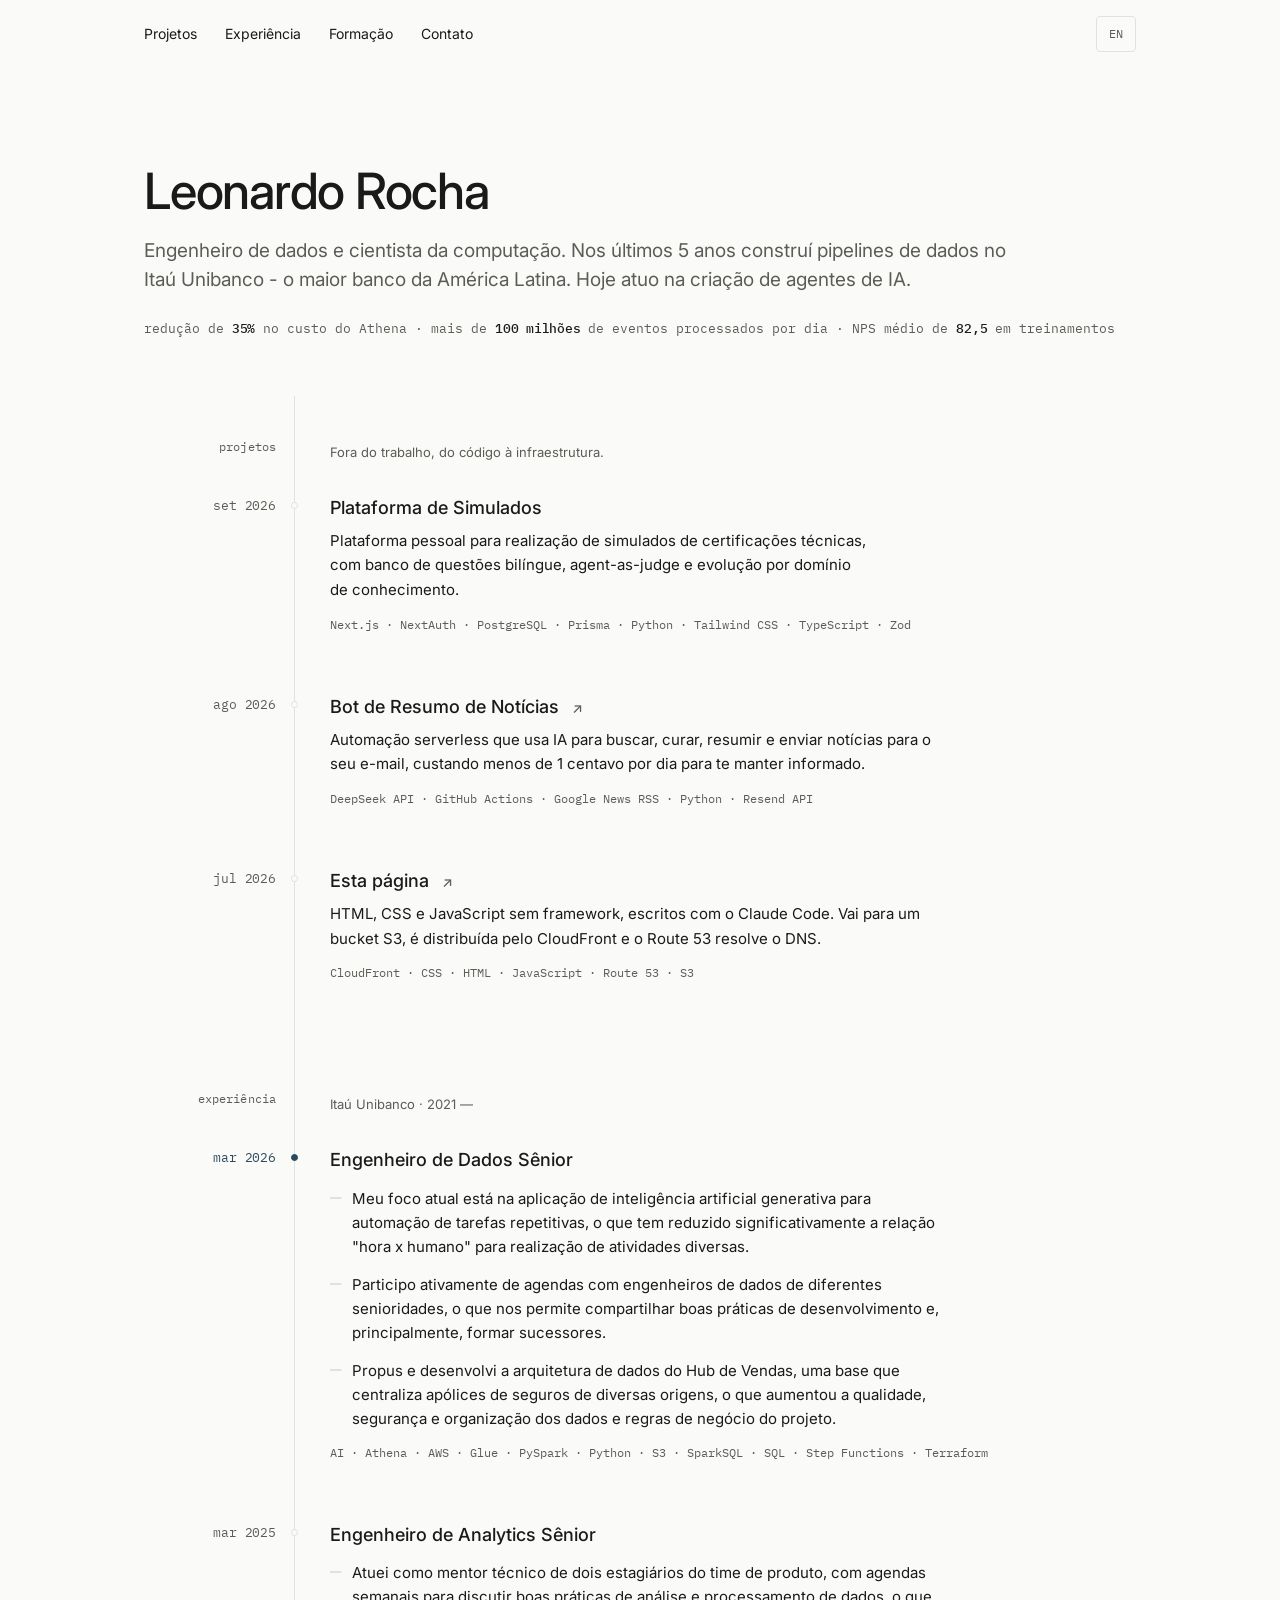
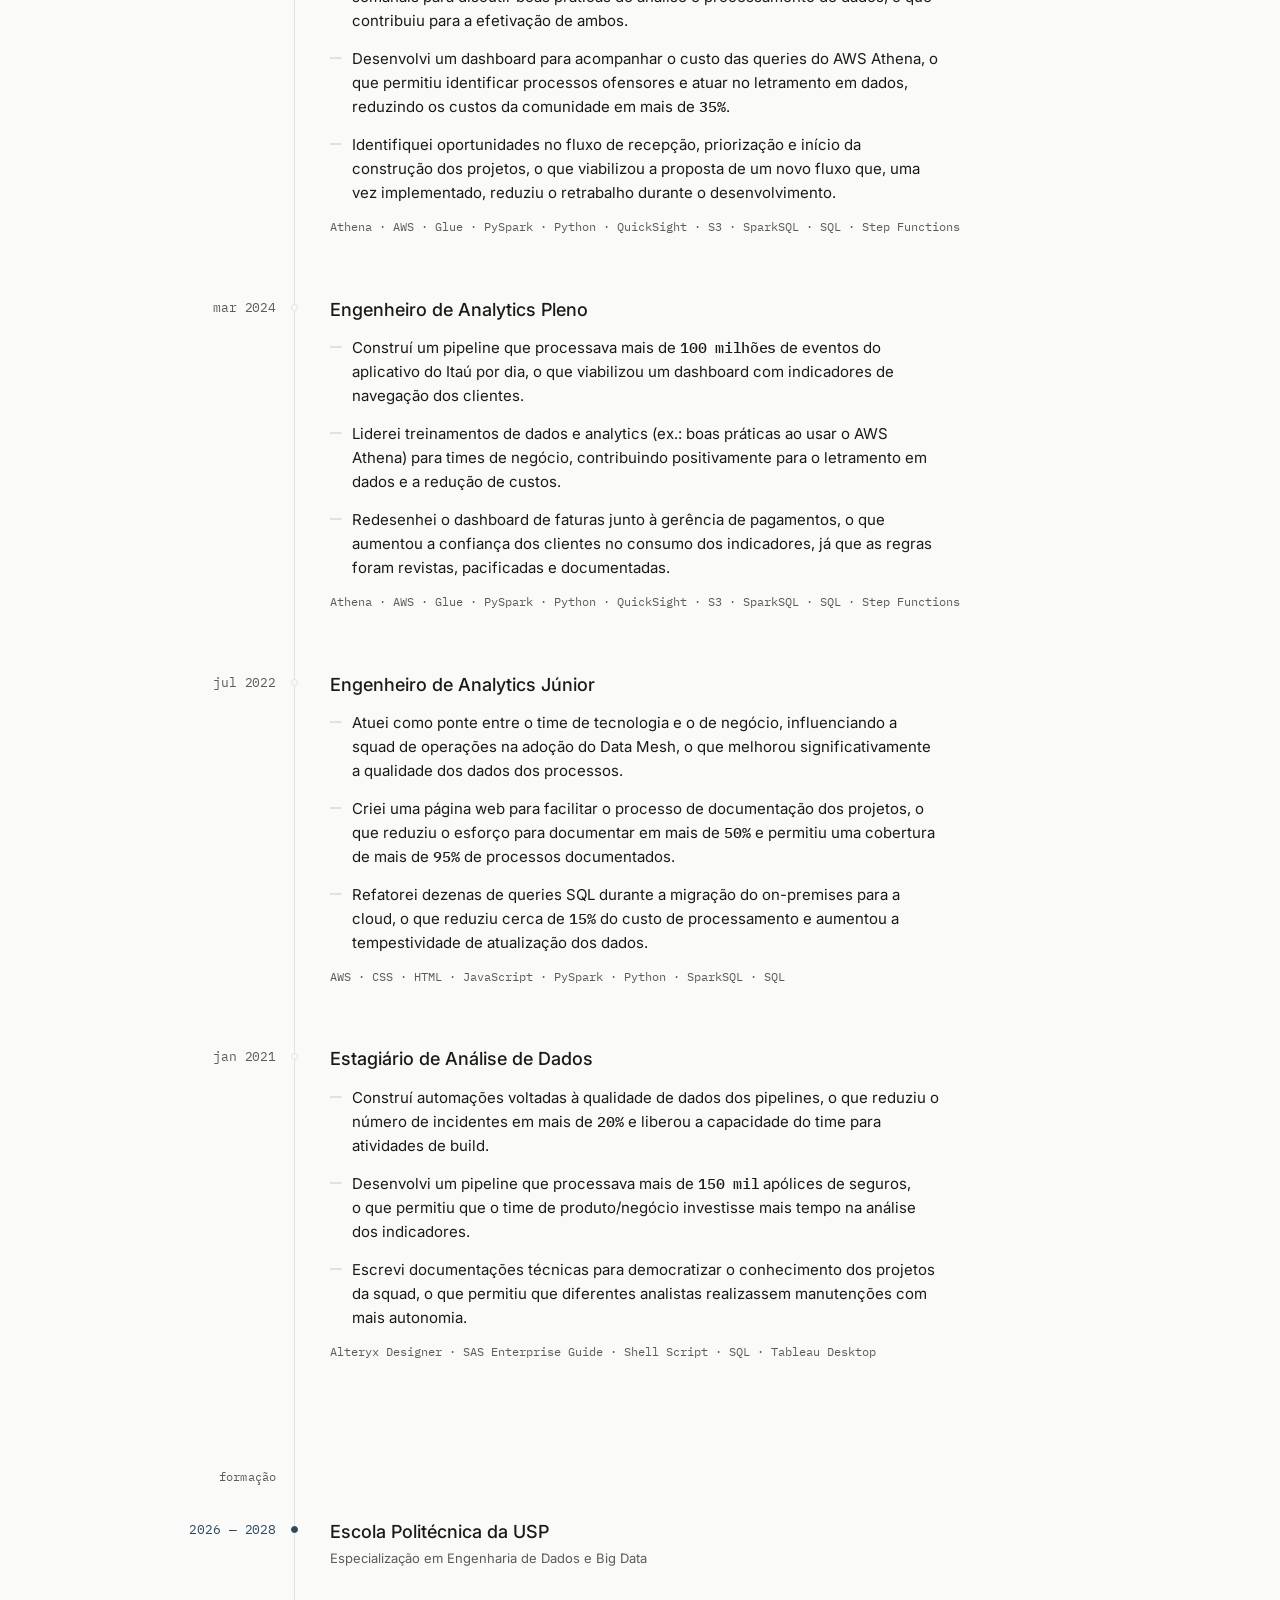
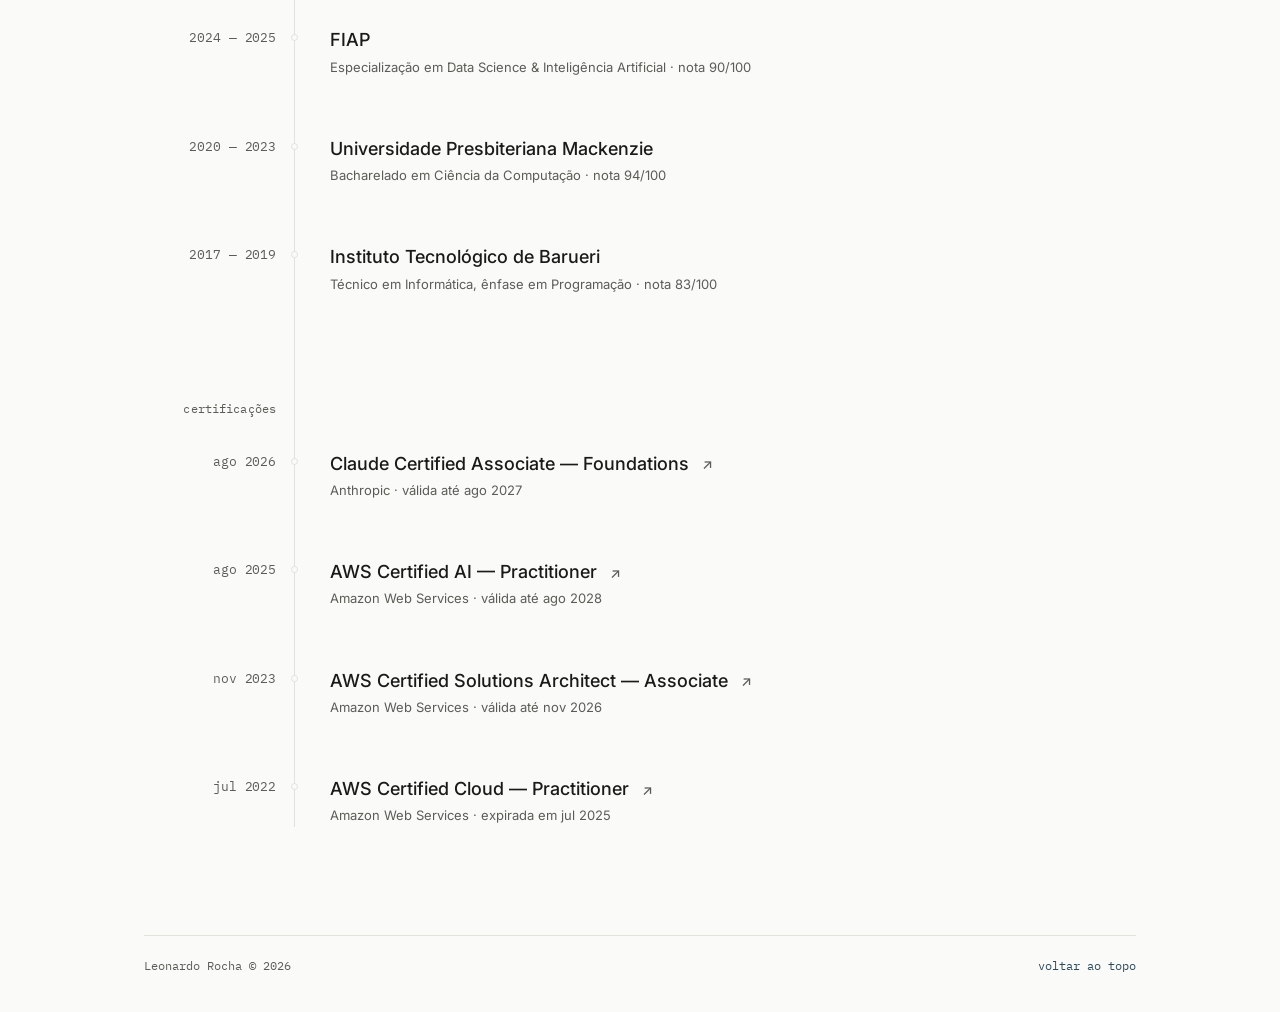
<file: index.html>
<!DOCTYPE html>
<html lang="pt-BR" data-lang="pt">
<head>
    <meta charset="UTF-8">
    <meta name="viewport" content="width=device-width, initial-scale=1.0, viewport-fit=cover">

    <title>Leonardo Rocha</title>
    <meta name="description" content="Engenheiro de Dados com mais de 5 anos de experiência na construção de pipelines no Itaú Unibanco. Atualmente construindo agentes de IA na AWS.">
    <meta name="keywords" content="Engenheiro de Dados, Data Engineer, Agentes de IA, AWS, Python, PySpark, SQL, Terraform, FinOps, Athena, Glue">
    <meta name="author" content="Leonardo Rocha">

    <link rel="canonical" href="https://leonardorocha.dev/">
    <meta property="og:type" content="website">
    <meta property="og:url" content="https://leonardorocha.dev/">
    <meta property="og:title" content="Leonardo Rocha — Engenheiro de Dados">
    <meta property="og:description" content="Engenheiro de Dados com mais de 5 anos de experiência na construção de pipelines no Itaú Unibanco. Atualmente construindo agentes de IA na AWS.">
    <meta property="og:locale" content="pt_BR">
    <meta property="og:locale:alternate" content="en_US">
    <meta name="twitter:card" content="summary">
    <meta name="twitter:title" content="Leonardo Rocha — Engenheiro de Dados">
    <meta name="twitter:description" content="Engenheiro de Dados com mais de 5 anos de experiência na construção de pipelines no Itaú Unibanco. Atualmente construindo agentes de IA na AWS.">

    <link rel="icon" type="image/png" href="assets/favicon.png">
    <link rel="apple-touch-icon" href="assets/apple-touch-icon.png">
    <meta name="theme-color" content="#FAFAF8">
    <meta name="color-scheme" content="light">

    <link rel="preconnect" href="https://fonts.googleapis.com">
    <link rel="preconnect" href="https://fonts.gstatic.com" crossorigin>
    <link rel="stylesheet" href="https://fonts.googleapis.com/css2?family=IBM+Plex+Mono:wght@400;500&family=Inter:wght@400;500&display=swap">
    <link rel="stylesheet" href="styles/main.css">
</head>
<body id="topo">

<a class="skip-link" href="#conteudo"><span data-l="pt">Pular para o conteúdo</span><span data-l="en" lang="en">Skip to content</span></a>

<!-- ══════════════════════════════════════ HEADER ══════════════════════════════════════ -->
<header class="site-header" id="site-header">
    <div class="site-header__inner">
        <nav class="site-nav" id="site-nav" aria-label="Principal">
            <ul class="site-nav__list">
                <li><a href="#projetos"><span data-l="pt">Projetos</span><span data-l="en" lang="en">Projects</span></a></li>
                <li><a href="#experiencia"><span data-l="pt">Experiência</span><span data-l="en" lang="en">Experience</span></a></li>
                <li><a href="#formacao"><span data-l="pt">Formação</span><span data-l="en" lang="en">Education</span></a></li>
                <li class="site-nav__item site-nav__item--contact">
                    <button type="button" class="site-nav__link-btn" id="contact-toggle" aria-expanded="false" aria-haspopup="true" aria-controls="contact-dropdown">
                        <span data-l="pt">Contato</span><span data-l="en" lang="en">Contact</span>
                    </button>
                    <div class="contact-dropdown" id="contact-dropdown" hidden>
                        <a class="contact-dropdown__link" href="mailto:leonardo.rocha.2018@outlook.com" data-mailto>
                            <span data-l="pt">Enviar e-mail</span><span data-l="en" lang="en">Send an email</span>
                        </a>
                        <a class="contact-dropdown__link" href="https://www.linkedin.com/in/leonardosantosrocha/" target="_blank" rel="noopener noreferrer">LinkedIn</a>
                        <a class="contact-dropdown__link" href="https://github.com/leonardosantosrocha" target="_blank" rel="noopener noreferrer">GitHub</a>
                    </div>
                </li>
            </ul>
        </nav>

        <div class="site-header__actions">
            <button type="button" class="btn-lang" id="lang-toggle" aria-label="Mudar para inglês">
                <span data-l="pt">EN</span><span data-l="en" lang="en">PT</span>
            </button>
            <button type="button" class="nav-toggle" id="nav-toggle" aria-expanded="false" aria-controls="site-nav" aria-label="Abrir menu">
                <span class="nav-toggle__bar"></span>
                <span class="nav-toggle__bar"></span>
                <span class="nav-toggle__bar"></span>
            </button>
        </div>
    </div>
</header>

<main id="conteudo">

    <!-- ══════════════════════════════════════ HERO ══════════════════════════════════════ -->
    <section class="hero wrap" aria-labelledby="hero-title">
        <h1 id="hero-title" class="hero__name" data-enter>Leonardo Rocha</h1>
        <p class="hero__lead" data-enter>
            <span data-l="pt">Engenheiro de dados e cientista da computação. Nos últimos 5 anos construí pipelines de dados no Itaú Unibanco - o maior banco da América Latina. Hoje atuo na criação de agentes de IA.</span>
            <span data-l="en" lang="en">Data engineer and computer scientist. Over the last 5 years I've built data pipelines at Itaú Unibanco - the largest bank in Latin America. Today I work on building AI agents.</span>
        </p>
        <p class="hero__proof" data-enter>
            <span data-l="pt"><span class="proof-item">redução de <span class="num">35%</span> no custo do Athena</span>&nbsp;· <span class="proof-item">mais de <span class="num">100 milhões</span> de eventos processados por dia</span>&nbsp;· <span class="proof-item">NPS médio de <span class="num">82,5</span> em treinamentos</span></span>
            <span data-l="en" lang="en"><span class="proof-item"><span class="num">35%</span> reduction in Athena costs</span>&nbsp;· <span class="proof-item">over <span class="num">100 million</span> events processed daily</span>&nbsp;· <span class="proof-item">average NPS of <span class="num">82.5</span> in training</span></span>
        </p>
    </section>

    <!-- ═══════════════════════════ EIXO CRONOLÓGICO ═══════════════════════════ -->
    <div class="chrono wrap" id="chrono">

        <!-- ────────────────────────── PROJETOS ────────────────────────── -->
        <section class="section" id="projetos" aria-labelledby="projetos-title">
            <div class="section__head">
                <h2 class="section__label" id="projetos-title">
                    <span data-l="pt">projetos</span><span data-l="en" lang="en">projects</span>
                </h2>
                <div class="section__content">
                    <p class="section__note">
                        <span data-l="pt">Fora do trabalho, do código à infraestrutura.</span>
                        <span data-l="en" lang="en">Outside work, from code to infrastructure.</span>
                    </p>
                </div>
            </div>

            <ol>
                <li class="axis__row">
                    <p class="axis__label"><time datetime="2026-09">set 2026</time></p>
                    <div class="axis__content">
                        <h3 class="axis__title">
                            <span data-l="pt">Plataforma de Simulados</span><span data-l="en" lang="en">Exam Practice Platform</span>
                        </h3>
                        <div class="axis__body">
                            <p>
                                <span data-l="pt">Plataforma pessoal para realização de simulados de certificações técnicas, com banco de questões bilíngue, agent-as-judge e evolução por domínio de conhecimento.</span>
                                <span data-l="en" lang="en">Personal platform for taking technical certification mock exams, with a bilingual question bank, agent-as-judge grading, and progress tracking by knowledge domain.</span>
                            </p>
                        </div>
                        <p class="axis__tech">Next.js · NextAuth · PostgreSQL · Prisma · Python · Tailwind CSS · TypeScript · Zod</p>
                    </div>
                </li>
                <li class="axis__row">
                    <p class="axis__label"><time datetime="2026-08">ago 2026</time></p>
                    <div class="axis__content">
                        <h3 class="axis__title">
                            <span data-l="pt">Bot de Resumo de Notícias</span><span data-l="en" lang="en">News Digest Bot</span>
                            <a class="axis__repo-link" href="https://github.com/leonardosantosrocha/claude-news-digest-bot" target="_blank" rel="noopener noreferrer" aria-label="Repositório no GitHub">↗</a>
                        </h3>
                        <div class="axis__body">
                            <p>
                                <span data-l="pt">Automação serverless que usa IA para buscar, curar, resumir e enviar notícias para o seu e-mail, custando menos de 1 centavo por dia para te manter informado.</span>
                                <span data-l="en" lang="en">Serverless automation that uses AI to fetch, curate, summarize and send news to your inbox, costing less than 1 cent a day to keep you informed.</span>
                            </p>
                        </div>
                        <p class="axis__tech">DeepSeek API · GitHub Actions · Google News RSS · Python · Resend API</p>
                    </div>
                </li>
                <li class="axis__row">
                    <p class="axis__label"><time datetime="2026-07">jul 2026</time></p>
                    <div class="axis__content">
                        <h3 class="axis__title">
                            <span data-l="pt">Esta página</span><span data-l="en" lang="en">This page</span>
                            <a class="axis__repo-link" href="https://github.com/leonardosantosrocha/claude-my-personal-web-page" target="_blank" rel="noopener noreferrer" aria-label="Repositório no GitHub">↗</a>
                        </h3>
                        <div class="axis__body">
                            <p>
                                <span data-l="pt">HTML, CSS e JavaScript sem framework, escritos com o Claude Code. Vai para um bucket S3, é distribuída pelo CloudFront e o Route 53 resolve o DNS.</span>
                                <span data-l="en" lang="en">HTML, CSS and JavaScript with no framework, written with Claude Code. It ships to an S3 bucket, is served through CloudFront, and Route 53 resolves the DNS.</span>
                            </p>
                        </div>
                        <p class="axis__tech">CloudFront · CSS · HTML · JavaScript · Route 53 · S3</p>
                    </div>
                </li>
            </ol>
        </section>

        <!-- ────────────────────────── EXPERIÊNCIA ────────────────────────── -->
        <section class="section" id="experiencia" aria-labelledby="experiencia-title">
            <div class="section__head">
                <h2 class="section__label" id="experiencia-title">
                    <span data-l="pt">experiência</span><span data-l="en" lang="en">experience</span>
                </h2>
                <div class="section__content">
                    <p class="section__note">Itaú Unibanco · 2021 —</p>
                </div>
            </div>

            <ol>
                <li class="axis__row axis__row--current">
                    <p class="axis__label"><time datetime="2026-03">mar 2026</time></p>
                    <div class="axis__content">
                        <h3 class="axis__title">
                            <span data-l="pt">Engenheiro de Dados Sênior</span>
                            <span data-l="en" lang="en">Senior Data Engineer</span>
                        </h3>
                        <ul class="delivery-list">
                            <li class="delivery">
                                <p class="delivery__metric delivery__metric--none" aria-hidden="true">—</p>
                                <div class="delivery__text">
                                    <p class="delivery__what">
                                        <span data-l="pt">Meu foco atual está na aplicação de inteligência artificial generativa para automação de tarefas repetitivas, o que tem reduzido significativamente a relação "hora x humano" para realização de atividades diversas.</span>
                                        <span data-l="en" lang="en">My current focus is applying generative AI to automate repetitive tasks, which has significantly reduced the man-hours needed for a range of activities.</span>
                                    </p>
                                </div>
                            </li>
                            <li class="delivery">
                                <p class="delivery__metric delivery__metric--none" aria-hidden="true">—</p>
                                <div class="delivery__text">
                                    <p class="delivery__what">
                                        <span data-l="pt">Participo ativamente de agendas com engenheiros de dados de diferentes senioridades, o que nos permite compartilhar boas práticas de desenvolvimento e, principalmente, formar sucessores.</span>
                                        <span data-l="en" lang="en">Actively contribute to sessions with data engineers across seniority levels, which lets us share development best practices and, above all, develop successors.</span>
                                    </p>
                                </div>
                            </li>
                            <li class="delivery">
                                <p class="delivery__metric delivery__metric--none" aria-hidden="true">—</p>
                                <div class="delivery__text">
                                    <p class="delivery__what">
                                        <span data-l="pt">Propus e desenvolvi a arquitetura de dados do Hub de Vendas, uma base que centraliza apólices de seguros de diversas origens, o que aumentou a qualidade, segurança e organização dos dados e regras de negócio do projeto.</span>
                                        <span data-l="en" lang="en">Proposed and developed the data architecture for the Sales Hub, a base that centralizes insurance policies from multiple sources, which increased the quality, security and organization of the project's data and business rules.</span>
                                    </p>
                                </div>
                            </li>
                        </ul>
                        <p class="axis__tech">AI · Athena · AWS · Glue · PySpark · Python · S3 · SparkSQL · SQL · Step Functions · Terraform</p>
                    </div>
                </li>

                <li class="axis__row">
                    <p class="axis__label"><time datetime="2025-03">mar 2025</time></p>
                    <div class="axis__content">
                        <h3 class="axis__title">
                            <span data-l="pt">Engenheiro de Analytics Sênior</span>
                            <span data-l="en" lang="en">Senior Analytics Engineer</span>
                        </h3>
                        <ul class="delivery-list">
                            <li class="delivery">
                                <p class="delivery__metric delivery__metric--none" aria-hidden="true">—</p>
                                <div class="delivery__text">
                                    <p class="delivery__what">
                                        <span data-l="pt">Atuei como mentor técnico de dois estagiários do time de produto, com agendas semanais para discutir boas práticas de análise e processamento de dados, o que contribuiu para a efetivação de ambos.</span>
                                        <span data-l="en" lang="en">Acted as technical mentor for two interns from the product team, holding weekly sessions to discuss data analysis and processing best practices, which contributed to both being hired.</span>
                                    </p>
                                </div>
                            </li>
                            <li class="delivery">
                                <p class="delivery__metric delivery__metric--none" aria-hidden="true">—</p>
                                <div class="delivery__text">
                                    <p class="delivery__what">
                                        <span data-l="pt">Desenvolvi um dashboard para acompanhar o custo das queries do AWS Athena, o que permitiu identificar processos ofensores e atuar no letramento em dados, reduzindo os custos da comunidade em mais de <span class="num">35%</span>.</span>
                                        <span data-l="en" lang="en">Developed a dashboard to track AWS Athena query costs, which enabled identifying offending processes and acting on data literacy, reducing the community's costs by over <span class="num">35%</span>.</span>
                                    </p>
                                </div>
                            </li>
                            <li class="delivery">
                                <p class="delivery__metric delivery__metric--none" aria-hidden="true">—</p>
                                <div class="delivery__text">
                                    <p class="delivery__what">
                                        <span data-l="pt">Identifiquei oportunidades no fluxo de recepção, priorização e início da construção dos projetos, o que viabilizou a proposta de um novo fluxo que, uma vez implementado, reduziu o retrabalho durante o desenvolvimento.</span>
                                        <span data-l="en" lang="en">Identified opportunities in the project intake, prioritization and kickoff flow, which enabled proposing a new flow that, once implemented, reduced rework during development.</span>
                                    </p>
                                </div>
                            </li>
                        </ul>
                        <p class="axis__tech">Athena · AWS · Glue · PySpark · Python · QuickSight · S3 · SparkSQL · SQL · Step Functions</p>
                    </div>
                </li>

                <li class="axis__row">
                    <p class="axis__label"><time datetime="2024-03">mar 2024</time></p>
                    <div class="axis__content">
                        <h3 class="axis__title">
                            <span data-l="pt">Engenheiro de Analytics Pleno</span>
                            <span data-l="en" lang="en">Mid Level Analytics Engineer</span>
                        </h3>
                        <ul class="delivery-list">
                            <li class="delivery">
                                <p class="delivery__metric delivery__metric--none" aria-hidden="true">—</p>
                                <div class="delivery__text">
                                    <p class="delivery__what">
                                        <span data-l="pt">Construí um pipeline que processava mais de <span class="num">100 milhões</span> de eventos do aplicativo do Itaú por dia, o que viabilizou um dashboard com indicadores de navegação dos clientes.</span>
                                        <span data-l="en" lang="en">Built a pipeline that processed over <span class="num">100 million</span> events from the Itaú app per day, enabling a dashboard with customer navigation indicators.</span>
                                    </p>
                                </div>
                            </li>
                            <li class="delivery">
                                <p class="delivery__metric delivery__metric--none" aria-hidden="true">—</p>
                                <div class="delivery__text">
                                    <p class="delivery__what">
                                        <span data-l="pt">Liderei treinamentos de dados e analytics (ex.: boas práticas ao usar o AWS Athena) para times de negócio, contribuindo positivamente para o letramento em dados e a redução de custos.</span>
                                        <span data-l="en" lang="en">Led data and analytics training sessions (e.g. AWS Athena best practices) for business teams, positively contributing to data literacy and cost reduction.</span>
                                    </p>
                                </div>
                            </li>
                            <li class="delivery">
                                <p class="delivery__metric delivery__metric--none" aria-hidden="true">—</p>
                                <div class="delivery__text">
                                    <p class="delivery__what">
                                        <span data-l="pt">Redesenhei o dashboard de faturas junto à gerência de pagamentos, o que aumentou a confiança dos clientes no consumo dos indicadores, já que as regras foram revistas, pacificadas e documentadas.</span>
                                        <span data-l="en" lang="en">Redesigned the invoices dashboard together with the payments management team, which increased customer trust in the indicators, since the rules were reviewed, agreed upon and documented.</span>
                                    </p>
                                </div>
                            </li>
                        </ul>
                        <p class="axis__tech">Athena · AWS · Glue · PySpark · Python · QuickSight · S3 · SparkSQL · SQL · Step Functions</p>
                    </div>
                </li>

                <li class="axis__row">
                    <p class="axis__label"><time datetime="2022-07">jul 2022</time></p>
                    <div class="axis__content">
                        <h3 class="axis__title">
                            <span data-l="pt">Engenheiro de Analytics Júnior</span>
                            <span data-l="en" lang="en">Entry Level Analytics Engineer</span>
                        </h3>
                        <ul class="delivery-list">
                            <li class="delivery">
                                <p class="delivery__metric delivery__metric--none" aria-hidden="true">—</p>
                                <div class="delivery__text">
                                    <p class="delivery__what">
                                        <span data-l="pt">Atuei como ponte entre o time de tecnologia e o de negócio, influenciando a squad de operações na adoção do Data Mesh, o que melhorou significativamente a qualidade dos dados dos processos.</span>
                                        <span data-l="en" lang="en">Acted as a bridge between the technology and business teams, influencing the operations squad's adoption of Data Mesh, which significantly improved process data quality.</span>
                                    </p>
                                </div>
                            </li>
                            <li class="delivery">
                                <p class="delivery__metric delivery__metric--none" aria-hidden="true">—</p>
                                <div class="delivery__text">
                                    <p class="delivery__what">
                                        <span data-l="pt">Criei uma página web para facilitar o processo de documentação dos projetos, o que reduziu o esforço para documentar em mais de <span class="num">50%</span> e permitiu uma cobertura de mais de <span class="num">95%</span> de processos documentados.</span>
                                        <span data-l="en" lang="en">Created a web page to streamline project documentation, which reduced the documentation effort by over <span class="num">50%</span> and enabled over <span class="num">95%</span> coverage of documented processes.</span>
                                    </p>
                                </div>
                            </li>
                            <li class="delivery">
                                <p class="delivery__metric delivery__metric--none" aria-hidden="true">—</p>
                                <div class="delivery__text">
                                    <p class="delivery__what">
                                        <span data-l="pt">Refatorei dezenas de queries SQL durante a migração do on-premises para a cloud, o que reduziu cerca de <span class="num">15%</span> do custo de processamento e aumentou a tempestividade de atualização dos dados.</span>
                                        <span data-l="en" lang="en">Refactored dozens of SQL queries during the on-premises to cloud migration, which cut processing costs by about <span class="num">15%</span> and made data updates more timely.</span>
                                    </p>
                                </div>
                            </li>
                        </ul>
                        <p class="axis__tech">AWS · CSS · HTML · JavaScript · PySpark · Python · SparkSQL · SQL</p>
                    </div>
                </li>

                <li class="axis__row">
                    <p class="axis__label"><time datetime="2021-01">jan 2021</time></p>
                    <div class="axis__content">
                        <h3 class="axis__title">
                            <span data-l="pt">Estagiário de Análise de Dados</span>
                            <span data-l="en" lang="en">Data Analyst Intern</span>
                        </h3>
                        <ul class="delivery-list">
                            <li class="delivery">
                                <p class="delivery__metric delivery__metric--none" aria-hidden="true">—</p>
                                <div class="delivery__text">
                                    <p class="delivery__what">
                                        <span data-l="pt">Construí automações voltadas à qualidade de dados dos pipelines, o que reduziu o número de incidentes em mais de <span class="num">20%</span> e liberou a capacidade do time para atividades de build.</span>
                                        <span data-l="en" lang="en">Built automations focused on pipeline data quality, which reduced the number of incidents by over <span class="num">20%</span> and freed up the team's capacity for build activities.</span>
                                    </p>
                                </div>
                            </li>
                            <li class="delivery">
                                <p class="delivery__metric delivery__metric--none" aria-hidden="true">—</p>
                                <div class="delivery__text">
                                    <p class="delivery__what">
                                        <span data-l="pt">Desenvolvi um pipeline que processava mais de <span class="num">150 mil</span> apólices de seguros, o que permitiu que o time de produto/negócio investisse mais tempo na análise dos indicadores.</span>
                                        <span data-l="en" lang="en">Developed a pipeline that processed over <span class="num">150K</span> insurance policies, allowing the product/business team to spend more time analyzing the indicators.</span>
                                    </p>
                                </div>
                            </li>
                            <li class="delivery">
                                <p class="delivery__metric delivery__metric--none" aria-hidden="true">—</p>
                                <div class="delivery__text">
                                    <p class="delivery__what">
                                        <span data-l="pt">Escrevi documentações técnicas para democratizar o conhecimento dos projetos da squad, o que permitiu que diferentes analistas realizassem manutenções com mais autonomia.</span>
                                        <span data-l="en" lang="en">Wrote technical documentation to democratize knowledge of the squad's projects, which enabled different analysts to perform maintenance with more autonomy.</span>
                                    </p>
                                </div>
                            </li>
                        </ul>
                        <p class="axis__tech">Alteryx Designer · SAS Enterprise Guide · Shell Script · SQL · Tableau Desktop</p>
                    </div>
                </li>
            </ol>
        </section>

        <!-- ────────────────────────── FORMAÇÃO ────────────────────────── -->
        <section class="section" id="formacao" aria-labelledby="formacao-title">
            <div class="section__head">
                <h2 class="section__label" id="formacao-title">
                    <span data-l="pt">formação</span><span data-l="en" lang="en">education</span>
                </h2>
            </div>

            <ol>
                <li class="axis__row axis__row--current">
                    <p class="axis__label">2026 — 2028</p>
                    <div class="axis__content">
                        <h3 class="axis__title">Escola Politécnica da USP</h3>
                        <p class="axis__meta">
                            <span data-l="pt">Especialização em Engenharia de Dados e Big Data</span>
                            <span data-l="en" lang="en">Specialization, Data Engineering and Big Data</span>
                        </p>
                    </div>
                </li>
                <li class="axis__row">
                    <p class="axis__label">2024 — 2025</p>
                    <div class="axis__content">
                        <h3 class="axis__title">FIAP</h3>
                        <p class="axis__meta">
                            <span data-l="pt">Especialização em Data Science &amp; Inteligência Artificial · nota 90/100</span>
                            <span data-l="en" lang="en">Specialization, Data Science &amp; Artificial Intelligence · grade 90/100</span>
                        </p>
                    </div>
                </li>
                <li class="axis__row">
                    <p class="axis__label">2020 — 2023</p>
                    <div class="axis__content">
                        <h3 class="axis__title">Universidade Presbiteriana Mackenzie</h3>
                        <p class="axis__meta">
                            <span data-l="pt">Bacharelado em Ciência da Computação · nota 94/100</span>
                            <span data-l="en" lang="en">Bachelor's Degree, Computer Science · grade 94/100</span>
                        </p>
                    </div>
                </li>
                <li class="axis__row">
                    <p class="axis__label">2017 — 2019</p>
                    <div class="axis__content">
                        <h3 class="axis__title">Instituto Tecnológico de Barueri</h3>
                        <p class="axis__meta">
                            <span data-l="pt">Técnico em Informática, ênfase em Programação · nota 83/100</span>
                            <span data-l="en" lang="en">Computer Technician, Programming · grade 83/100</span>
                        </p>
                    </div>
                </li>
            </ol>
        </section>

        <!-- ────────────────────────── CERTIFICAÇÕES ────────────────────────── -->
        <section class="section" id="certificacoes" aria-labelledby="certificacoes-title">
            <div class="section__head">
                <h2 class="section__label" id="certificacoes-title">
                    <span data-l="pt">certificações</span><span data-l="en" lang="en">certifications</span>
                </h2>
            </div>

            <ol>
                <li class="axis__row">
                    <p class="axis__label">
                        <span data-l="pt">ago 2026</span><span data-l="en" lang="en">aug 2026</span>
                    </p>
                    <div class="axis__content">
                        <h3 class="axis__title">
                            Claude Certified Associate — Foundations
                            <a class="axis__repo-link" href="https://www.credly.com/badges/15cc6f69-c248-4873-bfbc-e11c84b81b7f" target="_blank" rel="noopener noreferrer" aria-label="Ver certificação no Credly">↗</a>
                        </h3>
                        <p class="axis__meta">
                            <span data-l="pt">Anthropic · válida até ago 2027</span>
                            <span data-l="en" lang="en">Anthropic · valid to Aug 2027</span>
                        </p>
                    </div>
                </li>
                <li class="axis__row">
                    <p class="axis__label">
                        <span data-l="pt">ago 2025</span><span data-l="en" lang="en">aug 2025</span>
                    </p>
                    <div class="axis__content">
                        <h3 class="axis__title">
                            AWS Certified AI — Practitioner
                            <a class="axis__repo-link" href="https://www.credly.com/badges/4e1749b9-f68b-47f6-a9e7-c18fb6077eb2" target="_blank" rel="noopener noreferrer" aria-label="Ver certificação no Credly">↗</a>
                        </h3>
                        <p class="axis__meta">
                            <span data-l="pt">Amazon Web Services · válida até ago 2028</span>
                            <span data-l="en" lang="en">Amazon Web Services · valid to Aug 2028</span>
                        </p>
                    </div>
                </li>
                <li class="axis__row">
                    <p class="axis__label">
                        <span data-l="pt">nov 2023</span><span data-l="en" lang="en">nov 2023</span>
                    </p>
                    <div class="axis__content">
                        <h3 class="axis__title">
                            AWS Certified Solutions Architect — Associate
                            <a class="axis__repo-link" href="https://www.credly.com/badges/dd7422d6-1c50-48ff-9910-e63c5371f3e4" target="_blank" rel="noopener noreferrer" aria-label="Ver certificação no Credly">↗</a>
                        </h3>
                        <p class="axis__meta">
                            <span data-l="pt">Amazon Web Services · válida até nov 2026</span>
                            <span data-l="en" lang="en">Amazon Web Services · valid to Nov 2026</span>
                        </p>
                    </div>
                </li>
                <li class="axis__row">
                    <p class="axis__label">
                        <span data-l="pt">jul 2022</span><span data-l="en" lang="en">jul 2022</span>
                    </p>
                    <div class="axis__content">
                        <h3 class="axis__title">
                            AWS Certified Cloud — Practitioner
                            <a class="axis__repo-link" href="https://www.credly.com/badges/4570a8d4-674e-4538-8b6d-2315e13700b6" target="_blank" rel="noopener noreferrer" aria-label="Ver certificação no Credly">↗</a>
                        </h3>
                        <p class="axis__meta">
                            <span data-l="pt">Amazon Web Services · expirada em jul 2025</span>
                            <span data-l="en" lang="en">Amazon Web Services · expired Jul 2025</span>
                        </p>
                    </div>
                </li>
            </ol>
        </section>

    </div>

</main>

<footer class="site-footer wrap">
    <div class="site-footer__inner">
        <p class="site-footer__copy">Leonardo Rocha © 2026</p>
        <a href="#topo">
            <span data-l="pt">voltar ao topo</span><span data-l="en" lang="en">back to top</span>
        </a>
    </div>
</footer>

<script type="application/ld+json">
{
  "@context": "https://schema.org",
  "@type": "Person",
  "name": "Leonardo Rocha",
  "url": "https://leonardorocha.dev/",
  "jobTitle": "Engenheiro de Dados Sênior",
  "email": "mailto:leonardo.rocha.2018@outlook.com",
  "worksFor": { "@type": "Organization", "name": "Itaú Unibanco" },
  "address": { "@type": "PostalAddress", "addressLocality": "São Paulo", "addressCountry": "BR" },
  "alumniOf": [
    { "@type": "CollegeOrUniversity", "name": "Escola Politécnica da USP" },
    { "@type": "CollegeOrUniversity", "name": "FIAP" },
    { "@type": "CollegeOrUniversity", "name": "Universidade Presbiteriana Mackenzie" }
  ],
  "knowsAbout": ["Engenharia de Dados", "Agentes de IA", "AWS", "Python", "PySpark", "SQL", "Terraform", "FinOps"],
  "sameAs": [
    "https://www.linkedin.com/in/leonardosantosrocha/",
    "https://github.com/leonardosantosrocha"
  ]
}
</script>

<script src="scripts/main.js" defer></script>
</body>
</html>
</file>
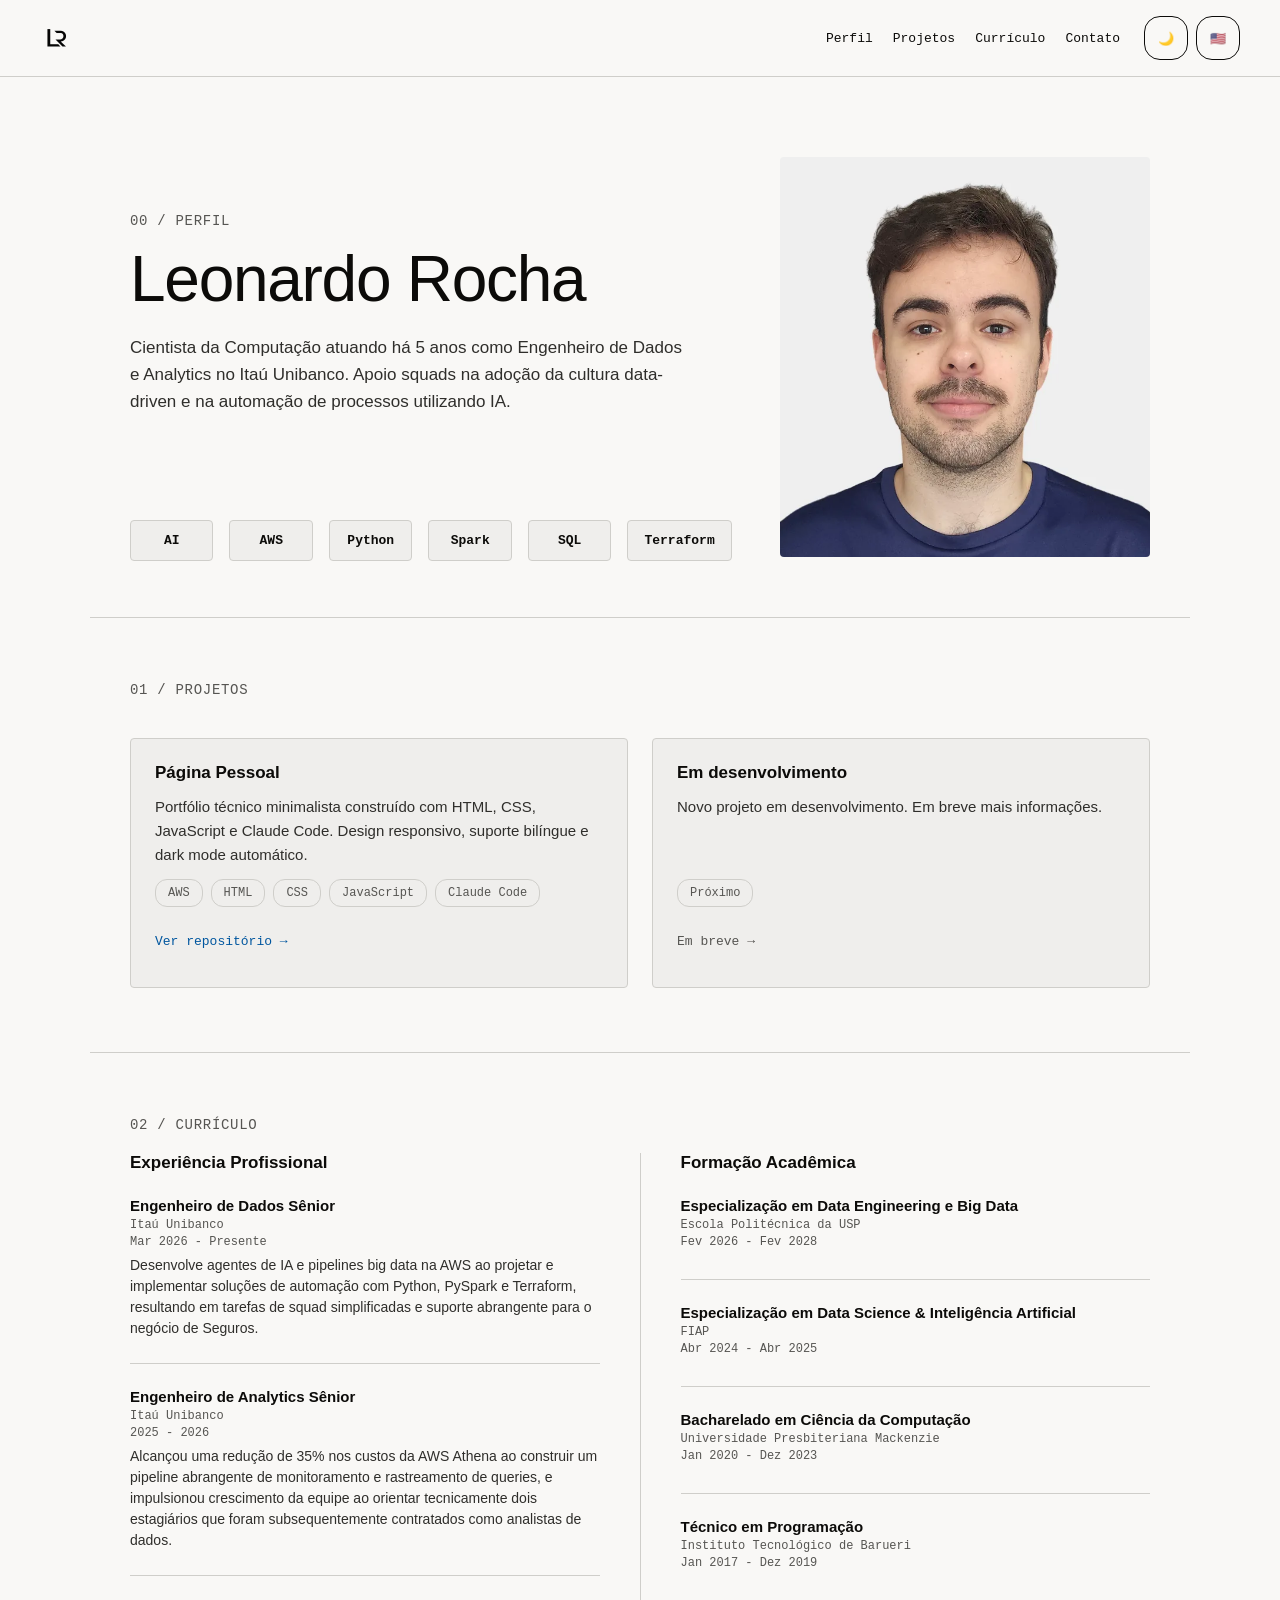
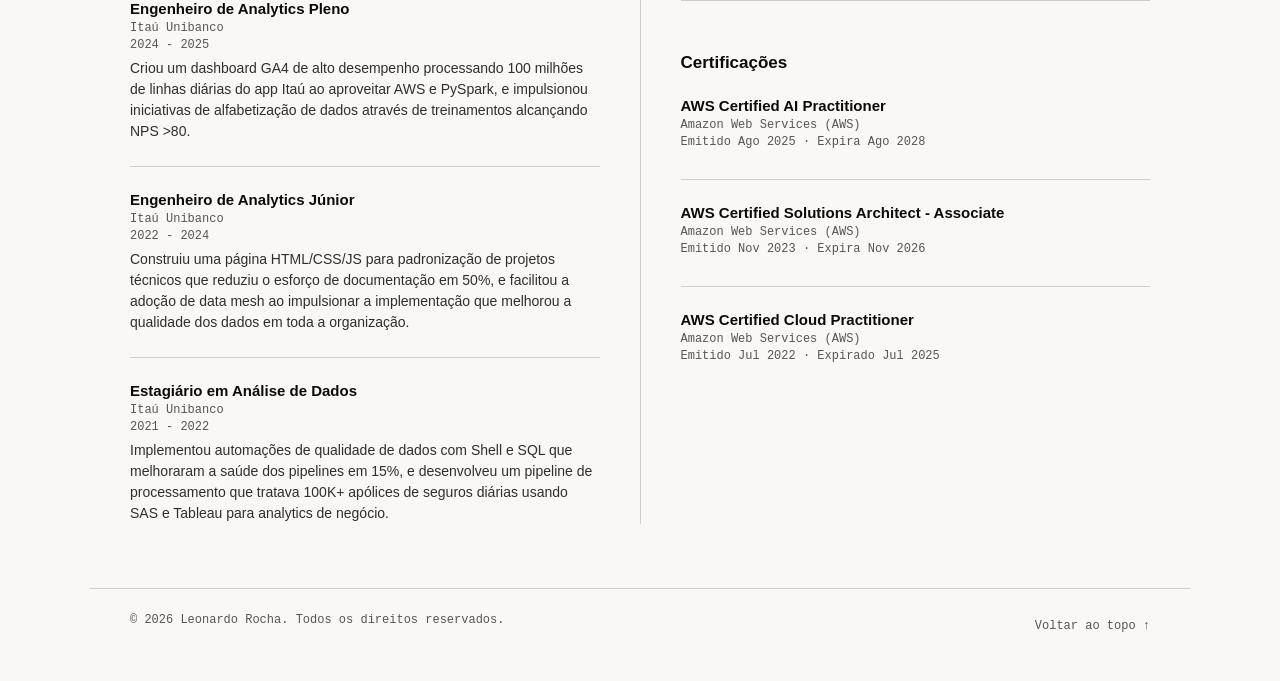
<file: src/index.html>
<!DOCTYPE html>
<html lang="pt-BR">
<head>
    <meta charset="UTF-8">
    <meta name="viewport" content="width=device-width, initial-scale=1.0">
    <meta name="description" content="Leonardo Rocha - Data Engineer & AI Products. Cientista da Computação atuando como Engenheiro de Dados e Analytics no Itaú Unibanco.">
    <meta name="keywords" content="Data Engineer, IA, Machine Learning, Automação, Python, SQL, Cloud, AWS, Analytics">
    <meta property="og:title" content="Leonardo Rocha - Data Engineer & AI Products">
    <meta property="og:description" content="Engenheiro de Dados e Analytics IA especializado em arquitetura de dados escalável.">
    <meta property="og:type" content="website">
    <meta property="og:url" content="https://leonardorocha.dev">
    <meta property="og:image" content="https://leonardorocha.dev/assets/images/me.png">
    <meta property="og:image:width" content="642">
    <meta property="og:image:height" content="680">
    <meta name="twitter:card" content="summary">
    <meta name="twitter:title" content="Leonardo Rocha - Data Engineer & AI Products">
    <meta name="twitter:description" content="Engenheiro de Dados e Analytics IA especializado em arquitetura de dados escalável.">
    <meta name="twitter:image" content="https://leonardorocha.dev/assets/images/me.png">
    <link rel="canonical" href="https://leonardorocha.dev/">
    <title>Leonardo Rocha</title>
    <link rel="icon" type="image/png" href="assets/images/favicon.png">
    <link rel="stylesheet" href="styles/main.css">
</head>
<body>
    <!-- HEADER -->
    <header>
        <div class="navbar-brand">
            <img src="assets/images/logo.png" alt="Leonardo Rocha Logo" class="navbar-logo" width="256" height="256">
        </div>
        <div class="header-controls">
            <button class="menu-toggle" id="menuToggle" aria-label="Toggle navigation menu" aria-expanded="false">
                <span></span>
                <span></span>
                <span></span>
            </button>
        </div>
        <nav id="navMenu">
            <a href="#perfil" data-i18n="nav.perfil">Perfil</a>
            <a href="#projetos" data-i18n="nav.projetos">Projetos</a>
            <a href="#curriculum" data-i18n="nav.curriculum">Currículo</a>
            <a href="https://www.linkedin.com/in/leonardosantosrocha/" target="_blank" rel="noopener noreferrer" data-i18n="nav.contato">Contato</a>
            <div class="nav-controls">
                <button class="theme-toggle" id="themeToggle" title="Toggle dark mode" aria-label="Toggle dark mode" aria-pressed="false">🌙</button>
                <button class="lang-toggle" id="langToggle" aria-label="Change language">🇧🇷</button>
            </div>
        </nav>
    </header>

    <!-- HERO SECTION -->
    <section id="perfil" class="hero">
        <div class="hero-content">
            <div class="section-label" data-i18n="sections.sectionPerfil">00 / Perfil</div>
            <h1>Leonardo Rocha</h1>
            <p class="hero-bio" data-i18n="hero.bio">Cientista da Computação atuando há 5 anos como Engenheiro de Dados e Analytics no Itaú Unibanco. Apoio times multidisciplinares na adoção da cultura data-driven e na automação de processos utilizando IA.</p>
        </div>
        <div class="hero-image-container">
            <picture>
                <source srcset="assets/images/me.webp" type="image/webp">
                <img src="assets/images/me.png" alt="Leonardo Rocha - Engenheiro de Dados" class="hero-image" width="642" height="680">
            </picture>
        </div>
        <!-- Skills Cards -->
        <div class="skills-grid">
            <div class="skill-badge">AI</div>
            <div class="skill-badge">AWS</div>
            <div class="skill-badge">Python</div>
            <div class="skill-badge">Spark</div>
            <div class="skill-badge">SQL</div>
            <div class="skill-badge">Terraform</div>
        </div>
    </section>

    <!-- PROJECTS SECTION -->
    <section id="projetos" class="projects-section">
        <div class="projects-header">
            <div class="section-label" data-i18n="sections.sectionProjetos">01 / Projetos</div>
        </div>
        <div class="projects-grid">
            <div class="project-card">
                <div class="project-title" data-i18n="projects.project1Title">Página Pessoal</div>
                <p class="project-desc" data-i18n="projects.project1Desc">Portfólio técnico minimalista construído com HTML, CSS, JavaScript e Claude Code. Design responsivo, suporte bilíngue e dark mode automático.</p>
                <div class="project-tags">
                    <div class="tag">AWS</div>
                    <div class="tag">HTML</div>
                    <div class="tag">CSS</div>
                    <div class="tag">JavaScript</div>
                    <div class="tag">Claude Code</div>
                </div>
                <a href="https://github.com/leonardosantosrocha/claude-my-personal-web-page" target="_blank" rel="noopener noreferrer" class="project-link" data-i18n="projects.project1Link">Ver repositório →</a>
            </div>
            <div class="project-card">
                <div class="project-title" data-i18n="projects.project2Title">Em desenvolvimento</div>
                <p class="project-desc" data-i18n="projects.project2Desc">Novo projeto em desenvolvimento. Em breve mais informações.</p>
                <div class="project-tags">
                    <div class="tag">Próximo</div>
                </div>
                <span class="project-link is-disabled" aria-disabled="true" data-i18n="projects.project2Link">Em breve →</span>
            </div>
        </div>
    </section>

    <!-- CURRICULUM SECTION -->
    <section id="curriculum" class="curriculum-section">
        <div class="section-label" data-i18n="sections.sectionCurriculum">02 / Currículo</div>
        <div class="curriculum-container">
            <!-- Professional Experience -->
            <div class="curriculum-column">
                <h3 data-i18n="curriculum.experienceTitle">Experiência Profissional</h3>
                <div class="curriculum-item">
                    <div class="curriculum-position" data-i18n="curriculum.job1Position">Data Engineer & AI</div>
                    <div class="curriculum-company" data-i18n="curriculum.job1Company">Itaú Unibanco</div>
                    <div class="curriculum-period" data-i18n="curriculum.job1Period">Mar 2026 - Present</div>
                    <div class="curriculum-description" data-i18n="curriculum.job1Desc">Building AI agents to optimize workflows for analysts, scientists and data engineers. Stack: AWS, Claude, Devin.</div>
                </div>
                <div class="curriculum-item">
                    <div class="curriculum-position" data-i18n="curriculum.job2Position">Senior Analytics Engineer</div>
                    <div class="curriculum-company" data-i18n="curriculum.job2Company">Itaú Unibanco</div>
                    <div class="curriculum-period" data-i18n="curriculum.job2Period">2025 - 2026</div>
                    <div class="curriculum-description" data-i18n="curriculum.job2Desc">Developed pipeline to capture AWS Athena queries. Built dashboard to monitor and optimize cost-intensive processes (30%+ reduction) and drive data culture adoption. Stack: Python, Athena, Glue, S3, Quicksight.</div>
                </div>
                <div class="curriculum-item">
                    <div class="curriculum-position" data-i18n="curriculum.job3Position">Mid Level Analytics Engineer</div>
                    <div class="curriculum-company" data-i18n="curriculum.job3Company">Itaú Unibanco</div>
                    <div class="curriculum-period" data-i18n="curriculum.job3Period">2024 - 2025</div>
                    <div class="curriculum-description" data-i18n="curriculum.job3Desc">Built navigation metrics report for app usability monitoring. Enabled product and UX teams to make data-driven decisions on customer journeys. Stack: Python, SparkSQL, Glue, S3, Quicksight.</div>
                </div>
                <div class="curriculum-item">
                    <div class="curriculum-position" data-i18n="curriculum.job4Position">Junior Analytics Engineer</div>
                    <div class="curriculum-company" data-i18n="curriculum.job4Company">Itaú Unibanco</div>
                    <div class="curriculum-period" data-i18n="curriculum.job4Period">2022 - 2024</div>
                    <div class="curriculum-description" data-i18n="curriculum.job4Desc">Built internal web page for technical project documentation. Reduced documentation effort by 70% and achieved 95%+ process coverage. Stack: HTML, CSS, JavaScript, S3, CloudFront.</div>
                </div>
                <div class="curriculum-item">
                    <div class="curriculum-position" data-i18n="curriculum.job5Position">Data Analyst Intern</div>
                    <div class="curriculum-company" data-i18n="curriculum.job5Company">Itaú Unibanco</div>
                    <div class="curriculum-period" data-i18n="curriculum.job5Period">2021 - 2022</div>
                    <div class="curriculum-description" data-i18n="curriculum.job5Desc">Developed data pipeline processing 100K+ insurance policies daily. Enabled business analysts to track contract lifecycle and identify retention opportunities. Stack: SAS, SQL, Tableau.</div>
                </div>
            </div>

            <!-- Divider -->
            <div class="curriculum-divider"></div>

            <!-- Education -->
            <div class="curriculum-column">
                <h3 data-i18n="curriculum.educationTitle">Formação Acadêmica</h3>
                <div class="curriculum-item">
                    <div class="curriculum-position" data-i18n="curriculum.edu1Position">Especialização em Data Engineering e Big Data</div>
                    <div class="curriculum-company" data-i18n="curriculum.edu1Company">Escola Politécnica da USP</div>
                    <div class="curriculum-period" data-i18n="curriculum.edu1Period">Fev 2026 - Fev 2028</div>
                </div>
                <div class="curriculum-item">
                    <div class="curriculum-position" data-i18n="curriculum.edu2Position">Especialização em Data Science & Inteligência Artificial</div>
                    <div class="curriculum-company" data-i18n="curriculum.edu2Company">FIAP</div>
                    <div class="curriculum-period" data-i18n="curriculum.edu2Period">Abr 2024 - Abr 2025</div>
                </div>
                <div class="curriculum-item">
                    <div class="curriculum-position" data-i18n="curriculum.edu3Position">Bacharelado em Ciência da Computação</div>
                    <div class="curriculum-company" data-i18n="curriculum.edu3Company">Universidade Presbiteriana Mackenzie</div>
                    <div class="curriculum-period" data-i18n="curriculum.edu3Period">Jan 2020 - Dez 2023</div>
                </div>
                <div class="curriculum-item">
                    <div class="curriculum-position" data-i18n="curriculum.edu4Position">Técnico em Programação</div>
                    <div class="curriculum-company" data-i18n="curriculum.edu4Company">Instituto Tecnológico de Barueri</div>
                    <div class="curriculum-period" data-i18n="curriculum.edu4Period">Jan 2017 - Dez 2019</div>
                </div>

                <!-- Certifications -->
                <h3 class="certifications-title" data-i18n="curriculum.certificationsTitle">Certificações</h3>
                <div class="curriculum-item">
                    <div class="curriculum-position" data-i18n="curriculum.cert1Position">AWS Certified AI Practitioner</div>
                    <div class="curriculum-company" data-i18n="curriculum.cert1Company">Amazon Web Services (AWS)</div>
                    <div class="curriculum-period" data-i18n="curriculum.cert1Period">Issued Aug 2025 · Expires Aug 2028</div>
                </div>
                <div class="curriculum-item">
                    <div class="curriculum-position" data-i18n="curriculum.cert2Position">AWS Certified Solutions Architect - Associate</div>
                    <div class="curriculum-company" data-i18n="curriculum.cert2Company">Amazon Web Services (AWS)</div>
                    <div class="curriculum-period" data-i18n="curriculum.cert2Period">Issued Nov 2023 · Expires Nov 2026</div>
                </div>
                <div class="curriculum-item">
                    <div class="curriculum-position" data-i18n="curriculum.cert3Position">AWS Certified Cloud Practitioner</div>
                    <div class="curriculum-company" data-i18n="curriculum.cert3Company">Amazon Web Services (AWS)</div>
                    <div class="curriculum-period" data-i18n="curriculum.cert3Period">Issued Jul 2022 · Expired Jul 2025</div>
                </div>
            </div>
        </div>
    </section>

    <!-- FOOTER -->
    <footer>
        <div data-i18n="footer.copy">© 2026 Leonardo Rocha. Todos os direitos reservados.</div>
        <a href="#perfil" data-i18n="footer.topLink">Voltar ao topo ↑</a>
    </footer>

    <script src="scripts/main.js" defer></script>
</body>
</html>
</file>
<file: styles/main.css>
/* ═══════════════════════════════════════════════════════════════════════════
   Leonardo Rocha — portfólio pessoal
   Mobile-first. Três tiers: base (mobile), 768px (tablet), 1024px (desktop).

   A página inteira obedece a uma grade só: rótulo monoespaçado à esquerda,
   conteúdo à direita, pendurados num eixo cronológico contínuo. Um sistema,
   não quatro.
   ═══════════════════════════════════════════════════════════════════════════ */

/* ─────────────────────────────── tokens ─────────────────────────────── */
:root {
    --paper: #FAFAF8;
    --ink: #1A1A18;
    --ink-muted: #5C5C57;
    --rule: #E2E2DC;
    /* o acento aparece em três lugares e em nenhum outro: links, o ponto do
       "agora" no eixo e o anel de foco. Números se destacam por peso, não cor. */
    --accent: #2C4A5E;

    --font-sans: "Inter", system-ui, -apple-system, "Segoe UI", sans-serif;
    --font-mono: "IBM Plex Mono", ui-monospace, SFMono-Regular, Menlo, monospace;

    --radius-sm: 4px;
    --radius-md: 6px;

    --pad: 20px;
    --header-h: 60px;
    /* largura da coluna de rótulos. Zero no mobile, onde o rótulo empilha
       acima do conteúdo — o eixo continua no mesmo lugar nos dois casos. */
    --label-w: 0px;
    --axis-gap: 24px;
}

/* ─────────────────────────────── base ─────────────────────────────── */
*, *::before, *::after { box-sizing: border-box; }

html {
    scroll-behavior: smooth;
    background: var(--paper);
    -webkit-text-size-adjust: 100%;
}

body {
    margin: 0;
    font-family: var(--font-sans);
    font-size: 15px;
    line-height: 1.6;
    font-weight: 400;
    color: var(--ink);
    background: var(--paper);
    text-wrap: pretty;
    -webkit-font-smoothing: antialiased;
}

h1, h2, h3 {
    font-family: var(--font-sans);
    font-weight: 500;
    margin: 0;
}

p { margin: 0; }
ul, ol { margin: 0; padding: 0; list-style: none; }
img { display: block; max-width: 100%; height: auto; }

a { color: var(--accent); text-decoration: none; text-underline-offset: 3px; }
a:hover { text-decoration: underline; }

:focus { outline: none; }
:focus-visible { outline: 2px solid var(--accent); outline-offset: 3px; border-radius: 2px; }
::selection { background: rgba(44, 74, 94, 0.14); }

/* alternância de idioma — o padrão é português, o inglês fica oculto */
[data-l="en"] { display: none; }
[data-lang="en"] [data-l="en"] { display: revert; }
[data-lang="en"] [data-l="pt"] { display: none; }

.skip-link {
    position: fixed;
    left: var(--pad);
    top: 8px;
    z-index: 100;
    padding: 10px 16px;
    border: 1px solid var(--rule);
    border-radius: var(--radius-md);
    background: var(--paper);
    color: var(--ink);
    font-size: 13px;
    transform: translateY(-200%);
    transition: transform 0.18s ease;
}
.skip-link:focus-visible { transform: translateY(0); }

/* ─────────────────────────────── contêiner ─────────────────────────────── */
.wrap {
    max-width: 1120px;
    margin-inline: auto;
    padding-inline: var(--pad);
}

/* ─────────────────────────────── header ─────────────────────────────── */
.site-header {
    position: sticky;
    top: 0;
    z-index: 50;
    background: var(--paper);
    border-bottom: 1px solid transparent;
    transition: border-color 0.2s ease;
    padding-top: env(safe-area-inset-top);
}
.site-header[data-scrolled="true"] { border-bottom-color: var(--rule); }

.site-header__inner {
    display: flex;
    align-items: center;
    gap: 12px;
    max-width: 1120px;
    min-height: var(--header-h);
    margin-inline: auto;
    padding-inline: var(--pad);
}

/* margin-left:auto mantém os controles à direita nos dois casos: no mobile,
   onde a nav é absoluta e não ocupa lugar no flex, e no tablet, onde ela fica
   à esquerda */
.site-header__actions { display: flex; align-items: center; gap: 8px; margin-left: auto; }

.btn-lang {
    display: inline-flex;
    align-items: center;
    justify-content: center;
    min-height: 36px;
    padding-inline: 12px;
    border: 1px solid var(--rule);
    border-radius: var(--radius-sm);
    background: transparent;
    font-family: var(--font-mono);
    font-size: 12px;
    line-height: 1;
    color: var(--ink-muted);
    cursor: pointer;
    transition: color 0.15s ease, border-color 0.15s ease;
}
.btn-lang:hover { color: var(--ink); border-color: var(--ink-muted); }

.nav-toggle {
    display: inline-flex;
    flex-direction: column;
    align-items: center;
    justify-content: center;
    gap: 5px;
    width: 40px;
    height: 40px;
    padding: 0;
    border: 1px solid var(--rule);
    border-radius: var(--radius-sm);
    background: transparent;
    cursor: pointer;
}
.nav-toggle__bar {
    width: 16px;
    height: 1px;
    background: var(--ink);
    transition: transform 0.2s ease, opacity 0.2s ease;
}
.site-header[data-nav-open="true"] .nav-toggle__bar:nth-child(1) { transform: translateY(6px) rotate(45deg); }
.site-header[data-nav-open="true"] .nav-toggle__bar:nth-child(2) { opacity: 0; }
.site-header[data-nav-open="true"] .nav-toggle__bar:nth-child(3) { transform: translateY(-6px) rotate(-45deg); }

/* painel de navegação (mobile): fechado fica invisível — e portanto fora
   da ordem de tabulação e da árvore de acessibilidade */
.site-nav {
    position: absolute;
    top: 100%;
    left: 0;
    right: 0;
    padding: 4px var(--pad) 12px;
    background: var(--paper);
    border-bottom: 1px solid var(--rule);
    visibility: hidden;
    opacity: 0;
    transform: translateY(-6px);
    transition: opacity 0.2s ease, transform 0.2s ease, visibility 0.2s;
}
.site-header[data-nav-open="true"] .site-nav {
    visibility: visible;
    opacity: 1;
    transform: none;
}
.site-nav__list { display: flex; flex-direction: column; }
.site-nav a,
.site-nav__link-btn {
    display: flex;
    align-items: center;
    width: 100%;
    min-height: 48px;
    padding: 0;
    border: 0;
    background: none;
    font-family: var(--font-sans);
    font-size: 15px;
    color: var(--ink);
    text-align: left;
    cursor: pointer;
}
.site-nav a:hover,
.site-nav__link-btn:hover { color: var(--accent); text-decoration: none; }
.site-nav__list li + li a,
.site-nav__list li + li .site-nav__link-btn { border-top: 1px solid var(--rule); }

/* ─────────────────────────────── contato (dropdown do header) ─────────────────────────────── */
.site-nav__item--contact { position: relative; }

.contact-dropdown { display: flex; flex-direction: column; gap: 2px; margin: 2px 0 10px; }
.contact-dropdown[hidden] { display: none; }
/* especificidade elevada (.site-nav + classe) de propósito: precisa vencer
   ".site-nav a" e ".site-nav__list li + li a", que têm maior peso que uma
   única classe */
.site-nav .contact-dropdown__link {
    display: flex;
    align-items: center;
    width: 100%;
    min-height: 40px;
    padding: 0 0 0 12px;
    border-top: 0;
    font-size: 14px;
    color: var(--ink-muted);
    text-align: left;
}
.site-nav .contact-dropdown__link:hover { color: var(--accent); }

/* ─────────────────────────────── hero ─────────────────────────────── */
.hero { padding-block: 56px 8px; }

.hero__name {
    font-size: clamp(32px, 21.6px + 2.77vw, 50px);
    line-height: 1.06;
    letter-spacing: -0.025em;
}
.hero__lead {
    margin-top: 18px;
    max-width: 73ch;
    font-size: clamp(17px, 15.8px + 0.31vw, 19px);
    line-height: 1.55;
    color: var(--ink-muted);
}
/* prova na primeira tela: uma linha de texto, sem moldura, sem fundo, sem grid —
   é o que a separa da faixa de stats que saiu daqui */
.hero__proof {
    margin-top: 22px;
    font-family: var(--font-mono);
    font-size: 13px;
    line-height: 1.9;
    color: var(--ink-muted);
}
/* cada métrica quebra inteira ou não quebra; o separador vai colado à anterior
   por &nbsp; no HTML, então nunca abre linha sozinho */
.hero__proof .proof-item { white-space: nowrap; }

/* ═══════════════════════ o eixo cronológico ═══════════════════════ */
/* A assinatura da página: uma hairline que corre por trás de todas as seções
   cronológicas. A página lida de cima a baixo é uma série temporal. */
.chrono { position: relative; }
.chrono::before {
    content: "";
    position: absolute;
    top: 34px;
    bottom: 28px;
    left: calc(var(--pad) + var(--label-w));
    width: 1px;
    background: var(--rule);
    transform-origin: top;
}
/* o traço se desenha uma vez, na carga; sem JS ou com movimento reduzido
   ele já nasce inteiro */
.chrono[data-axis="draw"]::before { transform: scaleY(0); }
.chrono[data-axis="drawn"]::before {
    transform: none;
    transition: transform 0.7s cubic-bezier(0.22, 0.61, 0.24, 1) 0.18s;
}

.section { padding-block-start: 52px; scroll-margin-top: calc(var(--header-h) + 16px); }

.section__head {
    display: grid;
    padding-left: var(--axis-gap);
    margin-bottom: 4px;
}
.section__label {
    font-family: var(--font-mono);
    font-weight: 400;
    font-size: 12px;
    line-height: 1.5;
    letter-spacing: 0.01em;
    color: var(--ink-muted);
}
.section__note { margin-top: 4px; font-size: 13px; color: var(--ink-muted); }

/* uma linha do eixo: rótulo, marcador e conteúdo */
.axis__row {
    position: relative;
    display: grid;
    gap: 6px;
    padding: 26px 0 26px var(--axis-gap);
}
/* o marcador fura o eixo; sólido em acento só no presente */
.axis__row::before {
    content: "";
    position: absolute;
    top: 32px;
    left: calc(var(--label-w) - 3.5px);
    width: 7px;
    height: 7px;
    border: 1px solid var(--rule);
    border-radius: 50%;
    background: var(--paper);
}
.axis__row--current::before {
    border-color: var(--accent);
    background: var(--accent);
}

.axis__label {
    font-family: var(--font-mono);
    font-size: 13px;
    line-height: 1.5;
    letter-spacing: -0.01em;
    color: var(--ink-muted);
    font-variant-numeric: tabular-nums;
}
.axis__row--current .axis__label { color: var(--accent); }

.axis__title { font-size: 17px; line-height: 1.35; }
.axis__repo-link {
    margin-left: 8px;
    color: var(--ink-muted);
    font-size: 14px;
    vertical-align: middle;
}
.axis__repo-link:hover { color: var(--accent); text-decoration: none; }
.axis__meta { margin-top: 4px; font-size: 13px; line-height: 1.55; color: var(--ink-muted); }

.axis__body {
    display: grid;
    gap: 12px;
    margin-top: 8px;
    max-width: 68ch;
    line-height: 1.65;
    color: var(--ink);
}
/* ── entregas ──
   A coluna da esquerda guarda o lugar da métrica; hoje todas as entregas usam
   travessão, e o número (quando existe) fica destacado dentro da própria frase
   via .num. */
.delivery-list {
    display: grid;
    gap: 12px;
    margin-top: 12px;
    max-width: 68ch;
}
/* a coluna do marcador tem a largura do próprio travessão, então o mesmo
   gap de 12px do resto da página vale em qualquer tela — sem empilhar no mobile */
.delivery {
    display: grid;
    grid-template-columns: auto minmax(0, 1fr);
    gap: 0 12px;
    align-items: baseline;
}

.delivery__metric {
    font-family: var(--font-mono);
    font-weight: 500;
    font-size: 19px;
    line-height: 1.35;
    letter-spacing: -0.03em;
    font-variant-numeric: tabular-nums;
    color: var(--ink);
}
/* o travessão é marca de estrutura, não conteúdo: fica na cor do filete e sai
   da árvore de acessibilidade (aria-hidden no HTML) */
.delivery__metric--none { color: var(--rule); }

/* min-width:0 para o texto longo encolher dentro da coluna em vez de esticá-la */
.delivery__text { min-width: 0; }

.delivery__what { line-height: 1.6; }

/* números de resultado: destaque por forma e peso, nunca por cor. A tinta cheia
   os mantém firmes mesmo dentro de um parágrafo secundário. */
.num {
    font-family: var(--font-mono);
    font-weight: 500;
    font-variant-numeric: tabular-nums;
    letter-spacing: -0.02em;
    color: var(--ink);
}

/* linha de tecnologias — substitui as pills */
.axis__tech {
    margin-top: 12px;
    font-family: var(--font-mono);
    font-size: 12px;
    line-height: 1.7;
    color: var(--ink-muted);
}

/* ─────────────────────────────── footer ─────────────────────────────── */
.site-footer {
    padding-top: 64px;
    padding-bottom: max(28px, env(safe-area-inset-bottom));
}
.site-footer__inner {
    display: flex;
    flex-wrap: wrap;
    align-items: baseline;
    justify-content: space-between;
    gap: 12px;
    padding-top: 20px;
    border-top: 1px solid var(--rule);
    font-family: var(--font-mono);
    font-size: 12px;
}
.site-footer__copy { color: var(--ink-muted); }

/* ───────────────────────── entrada do hero ───────────────────────── */
[data-enter="in"] { opacity: 0; transform: translateY(8px); }
[data-enter="on"] {
    opacity: 1;
    transform: none;
    transition: opacity 0.5s ease, transform 0.5s ease;
}

/* ═══════════════════════════════ tablet ═══════════════════════════════ */
@media (min-width: 768px) {
    :root {
        --pad: 32px;
        --header-h: 64px;
        --label-w: 124px;
        --axis-gap: 28px;
    }

    .hero { padding-block: 72px 12px; }
    .section { padding-block-start: 64px; }

    /* rótulo à esquerda, alinhado à direita contra o eixo — como o rótulo
       de um eixo de gráfico */
    .section__head,
    .axis__row {
        grid-template-columns: var(--label-w) minmax(0, 1fr);
        padding-left: 0;
        gap: 0;
        align-items: start;
    }
    .section__label,
    .axis__label { text-align: right; padding-right: 18px; }
    .section__content,
    .axis__content { padding-left: var(--axis-gap); }
    .section__note { text-align: left; }

    /* a navegação sai do painel e volta para a barra */
    .nav-toggle { display: none; }
    .site-nav {
        position: static;
        padding: 0;
        background: none;
        border: 0;
        visibility: visible;
        opacity: 1;
        transform: none;
        transition: none;
    }
    .site-nav__list { flex-direction: row; align-items: center; gap: 24px; }
    .site-nav a,
    .site-nav__link-btn { width: auto; min-height: 0; font-size: 14px; }
    .site-nav__list li + li a,
    .site-nav__list li + li .site-nav__link-btn { border-top: 0; }
    .site-header__inner { gap: 24px; }

    /* no desktop o dropdown flutua sob o botão, sem empurrar o layout */
    .contact-dropdown {
        position: absolute;
        top: calc(100% + 14px);
        right: 0;
        z-index: 20;
        margin: 0;
        min-width: 180px;
        padding: 6px;
        background: var(--paper);
        border: 1px solid var(--rule);
        border-radius: var(--radius-md);
    }
    .site-nav .contact-dropdown__link { padding-left: 10px; border-radius: var(--radius-sm); }
    .site-nav .contact-dropdown__link:hover { background: rgba(44, 74, 94, 0.06); }
}

/* ═══════════════════════════════ desktop ═══════════════════════════════ */
@media (min-width: 1024px) {
    :root {
        --pad: 64px;
        --header-h: 68px;
        --label-w: 150px;
        --axis-gap: 36px;
    }

    .hero { padding-block: 96px 20px; }
    .section { padding-block-start: 76px; }
    .axis__row { padding-block: 30px; }
    .axis__row::before { top: 36px; }
    .axis__title { font-size: 18px; }
    .site-nav__list { gap: 28px; }
    .site-footer { padding-top: 80px; padding-bottom: 36px; }
}

/* ═══════════════════════════════ movimento reduzido ═══════════════════════════════ */
@media (prefers-reduced-motion: reduce) {
    html { scroll-behavior: auto; }
    *, *::before, *::after {
        animation-duration: 0.01ms !important;
        animation-iteration-count: 1 !important;
        transition-duration: 0.01ms !important;
    }
}
</file>
<file: src/styles/main.css>
/* ============================================
   GLOBAL STYLES & VARIABLES
   ============================================ */

* {
    margin: 0;
    padding: 0;
    box-sizing: border-box;
}

html {
    scroll-behavior: smooth;
}

:root {
    --bg-primary: oklch(98% 0.003 90);
    --bg-secondary: oklch(95% 0.003 90);
    --text-primary: oklch(15% 0.005 90);
    --text-secondary: oklch(30% 0.005 90);
    --text-tertiary: oklch(45% 0.005 90);
    --accent: oklch(45% 0.14 250);
    --border: oklch(85% 0.005 90);
    --mono-font: ui-monospace, 'SFMono-Regular', 'Menlo', monospace;
    --sans-font: -apple-system, BlinkMacSystemFont, 'Segoe UI', Roboto, Oxygen, Ubuntu, sans-serif;
    --transition-base: 300ms ease;
    --shadow-accent-tint: color-mix(in srgb, var(--accent) 10%, transparent);
    --fs-heading-sm: clamp(15px, 3vw, 18px);
}

html.dark-mode {
    --bg-primary: oklch(18% 0.005 90);
    --bg-secondary: oklch(22% 0.005 90);
    --text-primary: oklch(95% 0.003 90);
    --text-secondary: oklch(80% 0.003 90);
    --text-tertiary: oklch(65% 0.005 90);
    --accent: oklch(65% 0.14 250);
    --border: oklch(30% 0.005 90);
}

::selection {
    background: var(--accent);
    color: var(--bg-primary);
}

body {
    font-family: var(--sans-font);
    background: var(--bg-primary);
    color: var(--text-primary);
    min-height: 100vh;
    transition: background-color var(--transition-base), color var(--transition-base);
    overflow-x: hidden;
}

/* ============================================
   MOBILE-FIRST: HEADER / NAVIGATION
   ============================================ */

header {
    position: sticky;
    top: 0;
    z-index: 20;
    display: grid;
    grid-template-columns: auto 1fr auto;
    grid-template-rows: auto auto;
    align-items: center;
    background: color-mix(in oklch, var(--bg-primary) 95%, transparent);
    backdrop-filter: blur(8px);
    border-bottom: 1px solid var(--border);
    transition: background-color var(--transition-base), border-color var(--transition-base);
}

.navbar-brand {
    grid-column: 1;
    grid-row: 1;
    display: flex;
    align-items: center;
    gap: 12px;
    flex-shrink: 0;
    padding: 10px 12px;
}

.navbar-logo {
    height: 24px;
    width: auto;
    display: block;
}

/* Header Controls (hamburger menu trigger) - Mobile */
.header-controls {
    grid-column: 3;
    grid-row: 1;
    display: flex;
    align-items: center;
    gap: 4px;
    padding-right: 8px;
}

/* Hamburger Menu Toggle Button */
.menu-toggle {
    display: flex;
    flex-direction: column;
    gap: 5px;
    background: none;
    border: none;
    cursor: pointer;
    padding: 6px 8px;
    flex-shrink: 0;
    min-width: 44px;
    min-height: 44px;
    align-items: center;
    justify-content: center;
}

.menu-toggle span {
    width: 20px;
    height: 2px;
    background: var(--text-primary);
    border-radius: 1px;
    transition: background-color var(--transition-base), transform var(--transition-base), opacity var(--transition-base);
}

.menu-toggle:hover span {
    background: var(--accent);
}

.menu-toggle[aria-expanded="true"] span:nth-child(1) {
    transform: rotate(45deg) translate(8px, 8px);
}

.menu-toggle[aria-expanded="true"] span:nth-child(2) {
    opacity: 0;
}

.menu-toggle[aria-expanded="true"] span:nth-child(3) {
    transform: rotate(-45deg) translate(7px, -7px);
}

.lang-toggle,
.theme-toggle {
    font-family: inherit;
    background: none;
    border: 1px solid var(--text-primary);
    border-radius: 16px;
    padding: 4px 8px;
    cursor: pointer;
    color: var(--text-primary);
    transition: color var(--transition-base), border-color var(--transition-base);
    flex-shrink: 0;
    min-width: 44px;
    min-height: 44px;
    display: flex;
    align-items: center;
    justify-content: center;
    font-size: 12px;
}

.lang-toggle:hover,
.theme-toggle:hover {
    color: var(--accent);
    border-color: var(--accent);
}

/* Mobile Menu Styles */
nav {
    grid-column: 1 / -1;
    grid-row: 2;
    max-height: 0;
    overflow: hidden;
    transition: max-height var(--transition-base);
    display: flex;
    flex-direction: column;
    background: var(--bg-primary);
    border-top: 1px solid var(--border);
}

nav.active {
    max-height: 400px;
}

nav a {
    color: var(--text-primary);
    text-decoration: none;
    padding: 12px 16px;
    font-family: var(--mono-font);
    font-size: 13px;
    border-bottom: 1px solid var(--border);
    transition: color var(--transition-base), background-color var(--transition-base);
    min-height: 44px;
    display: flex;
    align-items: center;
}

nav a:hover,
nav a:focus {
    color: var(--accent);
    background-color: var(--bg-secondary);
}

nav a:last-of-type {
    border-bottom: none;
}

.nav-controls {
    display: flex;
    align-items: center;
    gap: 8px;
    padding: 12px 16px;
    border-top: 1px solid var(--border);
}

/* ============================================
   MOBILE-FIRST: HERO SECTION
   ============================================ */

.hero {
    max-width: 1100px;
    margin: 0 auto;
    padding: 24px 12px;
    display: grid;
    grid-template-columns: 1fr;
    gap: 20px;
}

.hero-content h1 {
    margin: 0;
    font-weight: 300;
    line-height: 0.95;
    font-size: clamp(28px, 8vw, 64px);
    letter-spacing: -0.02em;
}

.section-label {
    font-family: var(--mono-font);
    font-size: 11px;
    color: var(--text-tertiary);
    margin-bottom: 12px;
    letter-spacing: 0.05em;
    text-transform: uppercase;
}

.hero-bio {
    font-size: clamp(14px, 3.5vw, 18px);
    line-height: 1.6;
    color: var(--text-secondary);
    margin: 12px 0 0;
}

/* Skills Grid - Mobile First */
.skills-grid {
    display: grid;
    grid-template-columns: repeat(2, 1fr);
    gap: 10px;
}

.hero-image-container {
    display: flex;
    flex-direction: column;
    gap: 12px;
}

.hero-image-container picture {
    display: block;
}

.hero-image {
    width: 100%;
    aspect-ratio: 1 / 1;
    object-fit: cover;
    border-radius: 4px;
}

/* ============================================
   MOBILE-FIRST: SKILL BADGES
   ============================================ */

.skill-badge {
    display: flex;
    align-items: center;
    justify-content: center;
    padding: 10px 12px;
    background: var(--bg-secondary);
    border: 1px solid var(--border);
    border-radius: 4px;
    font-family: var(--mono-font);
    font-size: clamp(11px, 2.5vw, 13px);
    font-weight: 600;
    color: var(--text-primary);
    text-align: center;
    transition: border-color var(--transition-base), box-shadow var(--transition-base), transform var(--transition-base);
    min-height: 36px;
}

.skill-badge:hover {
    border-color: var(--accent);
    box-shadow: 0 8px 16px var(--shadow-accent-tint);
}

@media (hover: none) {
    .skill-badge {
        transform: none;
    }

    .skill-badge:active {
        border-color: var(--accent);
        box-shadow: 0 8px 16px var(--shadow-accent-tint);
    }
}

/* ============================================
   MOBILE-FIRST: PROJECTS SECTION
   ============================================ */

.projects-section {
    max-width: 1100px;
    margin: 0 auto;
    padding: 28px 12px;
    border-top: 1px solid var(--border);
    transition: border-color var(--transition-base);
}

.projects-header {
    margin-bottom: 20px;
}

.projects-grid {
    display: grid;
    grid-template-columns: 1fr;
    gap: 12px;
}

.project-card {
    padding: 14px;
    background: var(--bg-secondary);
    border: 1px solid var(--border);
    border-radius: 4px;
    transition: border-color var(--transition-base), box-shadow var(--transition-base), transform var(--transition-base);
    display: flex;
    flex-direction: column;
    gap: 12px;
}

.project-card:hover {
    border-color: var(--accent);
    box-shadow: 0 12px 24px var(--shadow-accent-tint);
}

@media (hover: none) {
    .project-card:active {
        border-color: var(--accent);
        box-shadow: 0 12px 24px var(--shadow-accent-tint);
    }
}

.project-title {
    font-size: var(--fs-heading-sm);
    font-weight: 600;
    color: var(--text-primary);
}

.project-desc {
    font-size: clamp(13px, 2.5vw, 15px);
    line-height: 1.6;
    color: var(--text-secondary);
    flex-grow: 1;
}

.project-tags {
    display: flex;
    gap: 8px;
    flex-wrap: wrap;
}

.tag {
    font-family: var(--mono-font);
    font-size: clamp(10px, 2vw, 12px);
    color: var(--text-tertiary);
    border: 1px solid var(--border);
    border-radius: 12px;
    padding: 6px 12px;
    background: transparent;
}

.project-link {
    font-family: var(--mono-font);
    font-size: clamp(11px, 2vw, 13px);
    color: var(--accent);
    text-decoration: none;
    transition: color var(--transition-base);
    display: inline-flex;
    align-items: center;
    gap: 8px;
    width: fit-content;
    padding: 8px 0;
    min-height: 44px;
}

.project-link:hover {
    color: var(--text-primary);
}

.project-link.is-disabled {
    color: var(--text-tertiary);
    cursor: default;
}

.project-link.is-disabled:hover {
    color: var(--text-tertiary);
}

/* ============================================
   MOBILE-FIRST: CURRICULUM SECTION
   ============================================ */

.curriculum-section {
    max-width: 1100px;
    margin: 0 auto;
    padding: 28px 12px;
    border-top: 1px solid var(--border);
    transition: border-color var(--transition-base);
}

.curriculum-container {
    display: grid;
    grid-template-columns: 1fr;
    gap: 20px;
    align-items: stretch;
}

.curriculum-divider {
    display: none;
    background: var(--border);
    width: 1px;
    height: 100%;
    min-height: 600px;
    transition: background-color var(--transition-base);
}

.curriculum-column {
    display: flex;
    flex-direction: column;
}

.curriculum-column h3 {
    font-size: var(--fs-heading-sm);
    font-weight: 600;
    margin-bottom: 16px;
    color: var(--text-primary);
}

.certifications-title {
    margin-top: 20px;
    margin-bottom: 16px;
    font-size: var(--fs-heading-sm);
    font-weight: 600;
    color: var(--text-primary);
}

.curriculum-item {
    padding-bottom: 14px;
    margin-bottom: 14px;
    border-bottom: 1px solid var(--border);
    transition: border-color var(--transition-base);
}

.curriculum-item:last-child {
    border-bottom: none;
    padding-bottom: 0;
    margin-bottom: 0;
}

.curriculum-position {
    font-size: clamp(13px, 2.5vw, 15px);
    font-weight: 600;
    color: var(--text-primary);
    margin-bottom: 4px;
}

.curriculum-company {
    font-family: var(--mono-font);
    font-size: clamp(10px, 2vw, 12px);
    color: var(--text-tertiary);
    margin-bottom: 3px;
}

.curriculum-period {
    font-family: var(--mono-font);
    font-size: clamp(10px, 2vw, 12px);
    color: var(--text-tertiary);
    margin-bottom: 6px;
}

.curriculum-description {
    font-size: clamp(12px, 2.2vw, 14px);
    line-height: 1.5;
    color: var(--text-secondary);
    white-space: pre-line;
}

/* ============================================
   MOBILE-FIRST: FOOTER
   ============================================ */

footer {
    max-width: 1100px;
    margin: 0 auto;
    padding: 16px 12px;
    border-top: 1px solid var(--border);
    display: flex;
    flex-direction: column;
    gap: 12px;
    font-family: var(--mono-font);
    font-size: clamp(10px, 2vw, 12px);
    color: var(--text-tertiary);
    transition: border-color var(--transition-base), color var(--transition-base);
}

footer a {
    color: inherit;
    text-decoration: none;
    transition: color var(--transition-base);
    padding: 6px 0;
    display: inline-block;
    min-height: 44px;
}

footer a:hover {
    color: var(--accent);
}

/* ============================================
   TABLET BREAKPOINT: 640px+
   ============================================ */

@media (min-width: 640px) {
    header {
        display: flex;
        flex-direction: row;
        align-items: center;
        justify-content: space-between;
        padding: 12px 20px;
    }

    .navbar-brand {
        padding: 0;
    }

    .navbar-logo {
        height: 28px;
    }

    .header-controls {
        display: none;
    }

    .lang-toggle,
    .theme-toggle {
        padding: 6px 10px;
        font-size: 13px;
    }

    nav {
        position: static;
        max-height: none;
        border: none;
        flex-direction: row;
        align-items: center;
        gap: 8px;
        background: none;
        border-top: none;
        padding: 0;
        display: flex;
    }

    .nav-controls {
        border-top: none;
        padding: 0;
        gap: 8px;
        margin-left: 4px;
    }

    nav a {
        border: none;
        padding: 6px 8px;
        font-size: clamp(11px, 2vw, 13px);
        color: var(--text-primary);
        min-height: auto;
        display: inline-flex;
    }

    nav a:hover,
    nav a:focus {
        color: var(--accent);
        background: none;
    }

    .hero {
        padding: 40px 20px 32px;
        gap: 28px;
    }

    .skills-grid {
        grid-template-columns: repeat(3, 1fr);
        gap: 12px;
    }

    .hero-image {
        max-height: 280px;
    }

    .projects-section {
        padding: 40px 20px;
    }

    .projects-grid {
        grid-template-columns: 1fr;
        gap: 14px;
    }

    .project-card {
        padding: 16px;
    }

    .curriculum-section {
        padding: 40px 20px;
    }

    .curriculum-item {
        padding-bottom: 16px;
        margin-bottom: 16px;
    }

    footer {
        padding: 18px 20px;
    }
}

/* ============================================
   TABLET BREAKPOINT: 768px+
   ============================================ */

@media (min-width: 768px) {
    header {
        padding: 14px 28px;
    }

    nav {
        gap: 12px;
    }

    .hero {
        padding: 56px 28px 44px;
        gap: 32px;
        grid-template-columns: 1.2fr 0.8fr;
        grid-template-rows: auto auto;
    }

    .hero-content {
        grid-column: 1;
        grid-row: 1;
    }

    .skills-grid {
        grid-column: 1;
        grid-row: 2;
        gap: 12px;
    }

    .hero-image-container {
        grid-column: 2;
        grid-row: 1 / span 2;
    }

    .section-label {
        font-size: 13px;
        margin-bottom: 16px;
    }

    .hero-bio {
        font-size: 15px;
        margin-top: 16px;
    }

    .hero-image {
        max-height: 320px;
    }

    .projects-section {
        padding: 56px 28px;
    }

    .projects-grid {
        gap: 16px;
    }

    .project-card {
        padding: 18px;
    }

    .curriculum-section {
        padding: 56px 28px;
    }

    .curriculum-container {
        grid-template-columns: 1fr 1px 1fr;
        gap: 32px;
    }

    .curriculum-divider {
        display: block;
    }

    .curriculum-item {
        padding-bottom: 18px;
        margin-bottom: 18px;
    }

    footer {
        padding: 20px 28px;
    }
}

/* ============================================
   DESKTOP BREAKPOINT: 1024px+
   ============================================ */

@media (min-width: 1024px) {
    header {
        padding: 16px 40px;
    }

    .navbar-logo {
        height: 32px;
    }

    nav {
        gap: 20px;
    }

    nav a {
        padding: 0;
        font-size: 13px;
        min-height: auto;
    }

    .hero {
        grid-template-columns: 1.3fr 0.8fr;
        gap: 48px;
        align-items: end;
        padding: 80px 40px 56px;
    }

    .hero-content h1 {
        font-size: clamp(36px, 5vw, 64px);
    }

    .section-label {
        font-size: 14px;
        margin-bottom: 20px;
    }

    .hero-bio {
        font-size: 17px;
        max-width: 560px;
        margin-top: 24px;
    }

    .skills-grid {
        grid-template-columns: repeat(6, 1fr);
        gap: 16px;
    }

    .skill-badge {
        padding: 12px 16px;
        font-size: 13px;
    }

    .skill-badge:hover {
        transform: translateY(-2px);
    }

    .hero-image {
        max-height: 400px;
    }

    .projects-section {
        padding: 64px 40px;
    }

    .projects-header {
        margin-bottom: 40px;
    }

    .projects-grid {
        grid-template-columns: repeat(2, 1fr);
        gap: 24px;
    }

    .project-card {
        padding: 24px;
    }

    .project-card:hover {
        transform: translateY(-4px);
    }

    .project-title {
        font-size: 17px;
    }

    .project-desc {
        font-size: 15px;
    }

    .curriculum-section {
        padding: 64px 40px;
    }

    .curriculum-container {
        gap: 40px;
    }

    .curriculum-column h3 {
        font-size: 17px;
        margin-bottom: 24px;
    }

    .certifications-title {
        margin-top: 28px;
        margin-bottom: 24px;
        font-size: 17px;
    }

    .curriculum-item {
        padding-bottom: 24px;
        margin-bottom: 24px;
    }

    .curriculum-position {
        font-size: 15px;
    }

    .curriculum-company {
        font-size: 12px;
    }

    .curriculum-period {
        font-size: 12px;
    }

    .curriculum-description {
        font-size: 14px;
    }

    footer {
        flex-direction: row;
        justify-content: space-between;
        padding: 24px 40px;
        font-size: 12px;
    }
}

/* ============================================
   ULTRA WIDE DESKTOP: 1440px+
   ============================================ */

@media (min-width: 1440px) {
    header {
        padding: 16px 64px;
    }

    .hero {
        padding: 96px 64px 72px;
        gap: 56px;
    }

    .projects-section {
        padding: 72px 64px;
    }

    .curriculum-section {
        padding: 72px 64px;
    }

    footer {
        padding: 28px 64px;
    }
}

/* ============================================
   ACCESSIBILITY & MOTION
   ============================================ */

@media (prefers-reduced-motion: reduce) {
    html {
        scroll-behavior: auto;
    }

    * {
        animation: none !important;
        transition: none !important;
    }
}

@media (prefers-color-scheme: dark) {
    html:not(.dark-mode) {
        color-scheme: light;
    }
}
</file>
